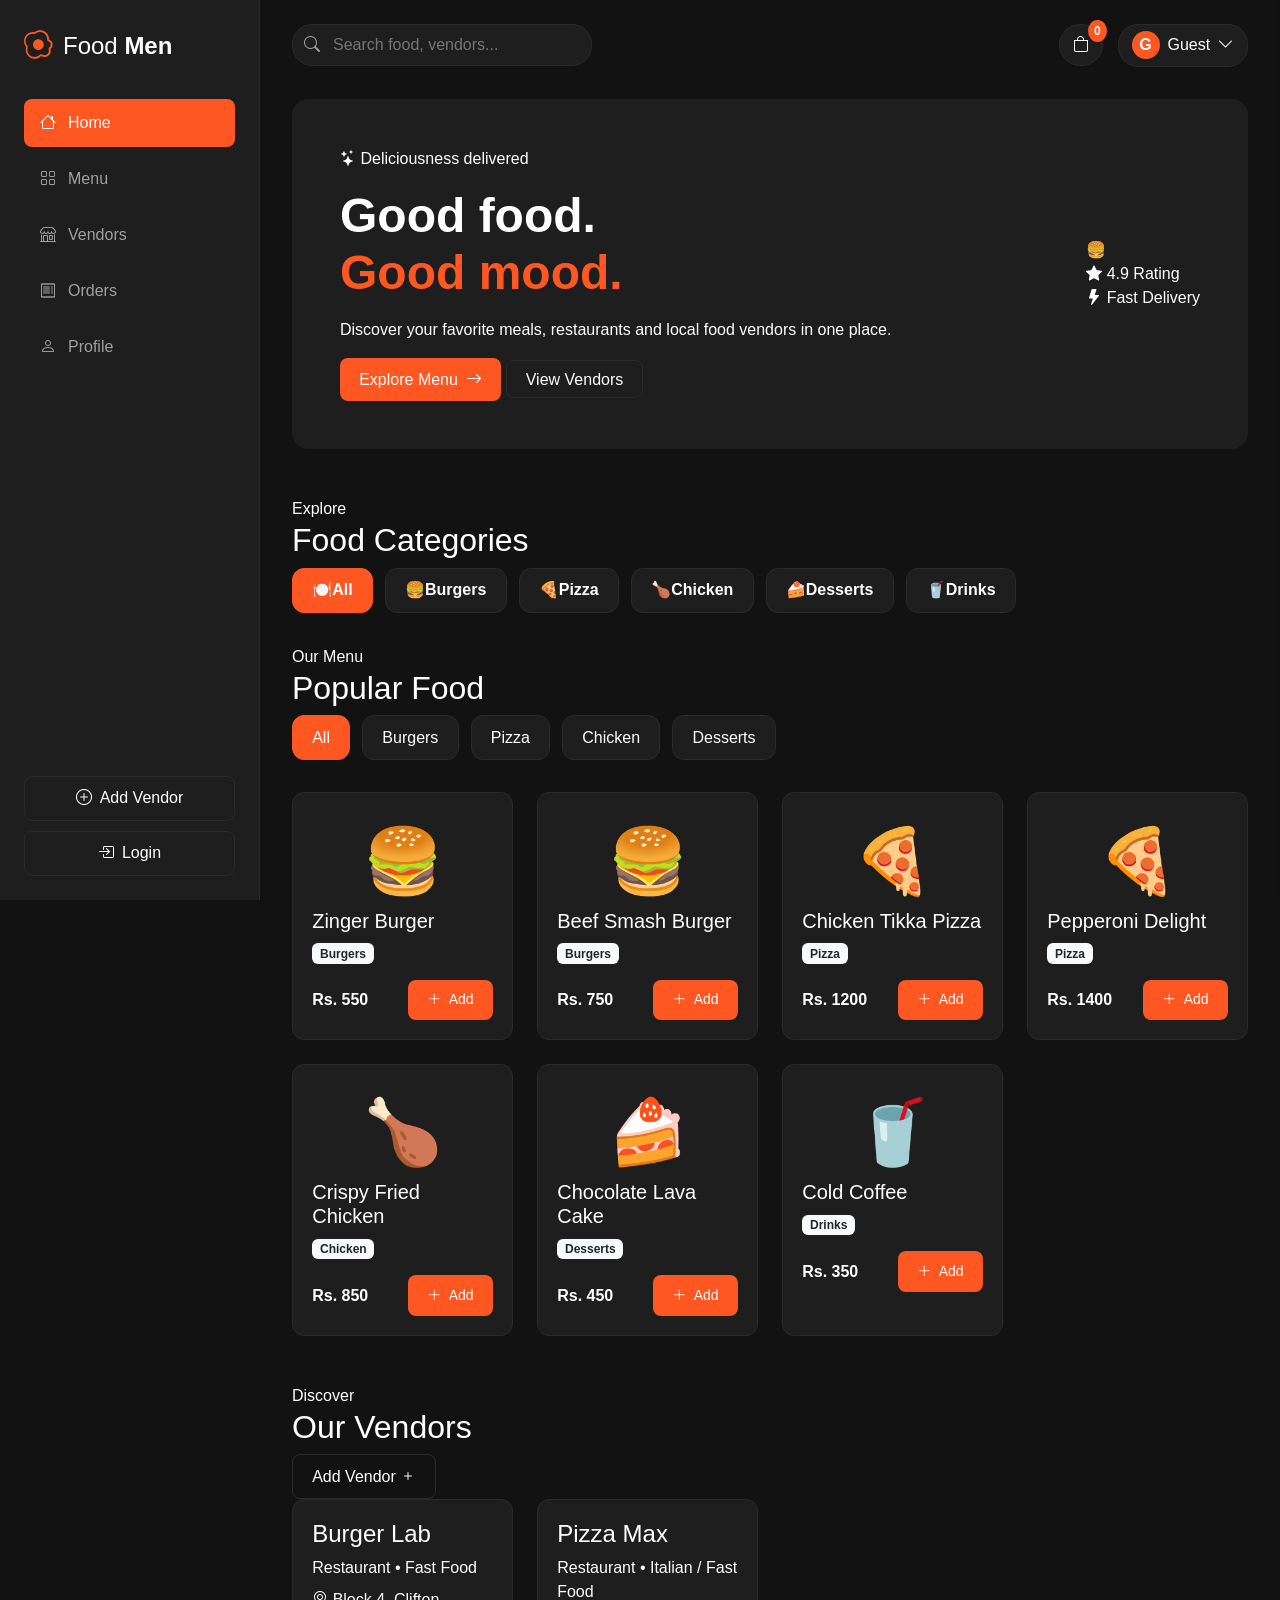
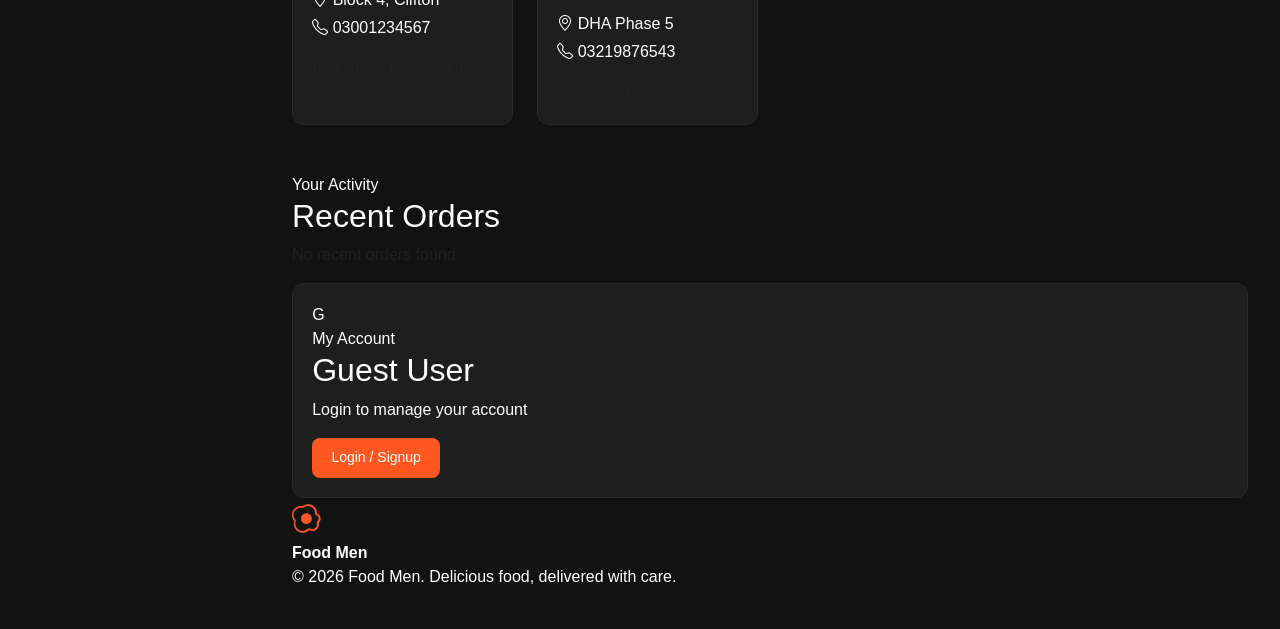
<file: index.html>
<!DOCTYPE html>
<html lang="en">
<head>
<meta charset="UTF-8">
<meta name="viewport" content="width=device-width, initial-scale=1.0">
<meta name="description" content="Food Men - Premium Food Ordering Platform">
<title>Food Men</title>
<link href="https://cdn.jsdelivr.net/npm/bootstrap@5.3.3/dist/css/bootstrap.min.css" rel="stylesheet">
<link href="https://cdn.jsdelivr.net/npm/bootstrap-icons@1.11.3/font/bootstrap-icons.css" rel="stylesheet">
<link rel="stylesheet" href="style.css">
</head>
<body>

<div class="app-shell">

<aside class="sidebar" id="sidebar">
    <div class="brand">
        <div class="brand-mark"><i class="bi bi-egg-fried"></i></div>
        <span>Food <b>Men</b></span>
    </div>

    <button class="sidebar-close d-lg-none" id="sidebarClose">
        <i class="bi bi-x-lg"></i>
    </button>

    <nav class="side-nav">
        <a href="#home" class="nav-link active"><i class="bi bi-house"></i><span>Home</span></a>
        <a href="#menu" class="nav-link"><i class="bi bi-grid"></i><span>Menu</span></a>
        <a href="#vendors" class="nav-link"><i class="bi bi-shop"></i><span>Vendors</span></a>
        <a href="#orders" class="nav-link"><i class="bi bi-receipt"></i><span>Orders</span></a>
        <a href="#profile" class="nav-link"><i class="bi bi-person"></i><span>Profile</span></a>
    </nav>

    <div class="sidebar-bottom">
        <button class="vendor-btn" id="openVendorBtn">
            <i class="bi bi-plus-circle"></i>
            <span>Add Vendor</span>
        </button>
        <button class="login-side-btn" id="sideLoginBtn">
            <i class="bi bi-box-arrow-in-right"></i>
            <span>Login</span>
        </button>
    </div>
</aside>

<div class="mobile-overlay" id="mobileOverlay"></div>

<main class="main-content">

<header class="topbar">
    <button class="menu-toggle d-lg-none" id="menuToggle">
        <i class="bi bi-list"></i>
    </button>

    <div class="top-search">
        <i class="bi bi-search"></i>
        <input type="text" id="searchInput" placeholder="Search food, vendors...">
    </div>

    <div class="top-actions">
        <button class="icon-btn" id="cartBtn">
            <i class="bi bi-bag"></i>
            <span class="cart-count" id="cartCount">0</span>
        </button>

        <button class="profile-mini" id="profileBtn">
            <span class="avatar" id="topAvatar">G</span>
            <span class="d-none d-md-block" id="topUserName">Guest</span>
            <i class="bi bi-chevron-down d-none d-md-block"></i>
        </button>
    </div>
</header>

<section class="hero-section" id="home">
    <div class="hero-content">
        <span class="hero-badge"><i class="bi bi-stars"></i> Deliciousness delivered</span>
        <h1>Good food.<br><span>Good mood.</span></h1>
        <p>Discover your favorite meals, restaurants and local food vendors in one place.</p>
        <div class="hero-actions">
            <a href="#menu" class="primary-btn">Explore Menu <i class="bi bi-arrow-right"></i></a>
            <a href="#vendors" class="secondary-btn">View Vendors</a>
        </div>
    </div>

    <div class="hero-food">
        <div class="hero-circle"></div>
        <div class="food-emoji">🍔</div>
        <div class="floating-card card-one"><i class="bi bi-star-fill"></i> 4.9 Rating</div>
        <div class="floating-card card-two"><i class="bi bi-lightning-fill"></i> Fast Delivery</div>
    </div>
</section>

<section class="section-block">
    <div class="section-heading">
        <div>
            <span class="eyebrow">Explore</span>
            <h2>Food Categories</h2>
        </div>
    </div>

    <div class="category-grid" id="categoryGrid">
        <button class="category-card active" data-category="All">
            <span>🍽️</span><strong>All</strong>
        </button>
        <button class="category-card" data-category="Burgers">
            <span>🍔</span><strong>Burgers</strong>
        </button>
        <button class="category-card" data-category="Pizza">
            <span>🍕</span><strong>Pizza</strong>
        </button>
        <button class="category-card" data-category="Chicken">
            <span>🍗</span><strong>Chicken</strong>
        </button>
        <button class="category-card" data-category="Desserts">
            <span>🍰</span><strong>Desserts</strong>
        </button>
        <button class="category-card" data-category="Drinks">
            <span>🥤</span><strong>Drinks</strong>
        </button>
    </div>
</section>

<section class="section-block" id="menu">
    <div class="section-heading">
        <div>
            <span class="eyebrow">Our Menu</span>
            <h2>Popular Food</h2>
        </div>
        <div class="filter-buttons">
            <button class="filter-btn active" data-filter="All">All</button>
            <button class="filter-btn" data-filter="Burgers">Burgers</button>
            <button class="filter-btn" data-filter="Pizza">Pizza</button>
            <button class="filter-btn" data-filter="Chicken">Chicken</button>
            <button class="filter-btn" data-filter="Desserts">Desserts</button>
        </div>
    </div>

    <div class="food-grid" id="foodGrid"></div>
</section>

<section class="section-block" id="vendors">
    <div class="section-heading">
        <div>
            <span class="eyebrow">Discover</span>
            <h2>Our Vendors</h2>
        </div>
        <button class="outline-btn" id="openVendorBtn2">Add Vendor <i class="bi bi-plus"></i></button>
    </div>

    <div class="vendor-grid" id="vendorGrid"></div>
</section>

<section class="section-block orders-section" id="orders">
    <div class="section-heading">
        <div>
            <span class="eyebrow">Your Activity</span>
            <h2>Recent Orders</h2>
        </div>
    </div>

    <div id="ordersContainer" class="orders-container"></div>
</section>

<section class="section-block profile-section" id="profile">
    <div class="profile-card">
        <div class="profile-avatar" id="profileAvatar">G</div>
        <div class="profile-info">
            <span class="eyebrow">My Account</span>
            <h2 id="profileName">Guest User</h2>
            <p id="profileEmail">Login to manage your account</p>
        </div>
        <div class="profile-actions">
            <button class="primary-btn small" id="profileLoginBtn">Login / Signup</button>
            <button class="danger-btn small d-none" id="logoutBtn">Logout</button>
        </div>
    </div>
</section>

<footer>
    <div class="footer-brand">
        <div class="brand-mark"><i class="bi bi-egg-fried"></i></div>
        <strong>Food Men</strong>
    </div>
    <p>© 2026 Food Men. Delicious food, delivered with care.</p>
</footer>

</main>
</div>

<div class="cart-drawer" id="cartDrawer">
    <div class="cart-header d-flex justify-content-between align-items-center">
        <div>
            <span class="eyebrow">Your Order</span>
            <h3>Shopping Cart</h3>
        </div>
        <button class="close-btn" id="closeCart"><i class="bi bi-x-lg"></i></button>
    </div>

    <div class="cart-items" id="cartItems"></div>

    <div class="cart-empty" id="cartEmpty">
        <i class="bi bi-bag-x fs-1"></i>
        <h4>Your cart is empty</h4>
        <p>Add something delicious from the menu.</p>
    </div>

    <div class="cart-footer d-none" id="cartFooter">
        <div class="price-row d-flex justify-content-between my-1"><span>Subtotal</span><strong id="cartSubtotal">Rs. 0</strong></div>
        <div class="price-row d-flex justify-content-between my-1"><span>Delivery</span><strong id="deliveryFee">Rs. 150</strong></div>
        <div class="price-row total d-flex justify-content-between my-2 border-top pt-2"><span>Total</span><strong id="cartTotal">Rs. 0</strong></div>
        <button class="primary-btn w-100 justify-content-center mt-3" id="checkoutBtn">Proceed to Checkout <i class="bi bi-arrow-right"></i></button>
    </div>
</div>

<div class="drawer-overlay" id="drawerOverlay"></div>

<div class="modal fade" id="authModal" tabindex="-1">
<div class="modal-dialog modal-dialog-centered">
<div class="modal-content custom-modal">
    <div class="modal-header">
        <div>
            <span class="eyebrow" id="authEyebrow">Welcome</span>
            <h3 id="authTitle">Login to Food Men</h3>
        </div>
        <button class="btn-close btn-close-white" data-bs-dismiss="modal"></button>
    </div>

    <div class="modal-body">
        <div id="authForm">
            <div class="form-group signup-only d-none mb-3">
                <label>Full Name</label>
                <input type="text" id="authName" class="form-control" placeholder="Your name">
            </div>

            <div class="form-group mb-3">
                <label>Email Address</label>
                <input type="email" id="authEmail" class="form-control" placeholder="you@example.com">
            </div>

            <div class="form-group mb-3">
                <label>Password</label>
                <div class="password-wrap">
                    <input type="password" id="authPassword" class="form-control" placeholder="Enter password">
                </div>
            </div>

            <button class="primary-btn w-100 justify-content-center mt-2" id="authSubmitBtn">Login</button>

            <p class="auth-switch text-center mt-3" id="authSwitchText">
                Don't have an account? 
                <button class="btn btn-link p-0 text-decoration-none" id="switchAuth">Create account</button>
            </p>
        </div>
    </div>
</div>
</div>
</div>

<div class="modal fade" id="vendorModal" tabindex="-1">
<div class="modal-dialog modal-lg modal-dialog-centered">
<div class="modal-content custom-modal">
    <div class="modal-header">
        <div>
            <span class="eyebrow">Grow With Us</span>
            <h3>Add Your Vendor</h3>
        </div>
        <button class="btn-close btn-close-white" data-bs-dismiss="modal"></button>
    </div>

    <div class="modal-body">
        <form id="vendorForm">
            <div class="row g-3">
                <div class="col-md-6">
                    <label>Vendor Name</label>
                    <input id="vendorName" class="form-control" required placeholder="e.g. Food House">
                </div>

                <div class="col-md-6">
                    <label>Vendor Type</label>
                    <select id="vendorType" class="form-select" required>
                        <option value="">Select type</option>
                        <option>Restaurant</option>
                        <option>Home Chef</option>
                        <option>Packaged Food</option>
                        <option>Hotel</option>
                        <option>Hotel Ballroom / Event Venue</option>
                        <option>Bakery</option>
                        <option>Café</option>
                        <option>Catering Service</option>
                    </select>
                </div>

                <div class="col-md-6">
                    <label>Food Category</label>
                    <input id="vendorCategory" class="form-control" placeholder="e.g. Pakistani, Fast Food">
                </div>

                <div class="col-md-6">
                    <label>Phone Number (11 Digits)</label>
                    <input id="vendorPhone" type="tel" maxlength="11" class="form-control" required placeholder="03000000000">
                </div>

                <div class="col-12">
                    <label>Address</label>
                    <input id="vendorAddress" class="form-control" placeholder="Vendor address">
                </div>

                <div class="col-12">
                    <label>Description</label>
                    <textarea id="vendorDescription" class="form-control" rows="3" placeholder="Tell customers about your vendor"></textarea>
                </div>
            </div>

            <button class="primary-btn w-100 justify-content-center mt-4" type="submit">
                Add Vendor <i class="bi bi-check2"></i>
            </button>
        </form>
    </div>
</div>
</div>
</div>

<div class="modal fade" id="checkoutModal" tabindex="-1">
<div class="modal-dialog modal-dialog-centered">
<div class="modal-content custom-modal">
    <div class="modal-header">
        <div>
            <span class="eyebrow">Almost Done</span>
            <h3>Checkout</h3>
        </div>
        <button class="btn-close btn-close-white" data-bs-dismiss="modal"></button>
    </div>

    <div class="modal-body">
        <form id="checkoutForm">
            <div class="form-group mb-3">
                <label>Delivery Address</label>
                <textarea id="deliveryAddress" class="form-control" required placeholder="Enter complete delivery address"></textarea>
            </div>

            <div class="form-group mb-3">
                <label>Phone Number (11 Digits)</label>
                <input id="deliveryPhone" type="tel" maxlength="11" class="form-control" required placeholder="03000000000">
            </div>

            <div class="form-group mb-3">
                <label>Payment Method</label>
                <select id="paymentMethod" class="form-select">
                    <option>Cash on Delivery</option>
                    <option>Card Payment</option>
                </select>
            </div>

            <div class="checkout-summary d-flex justify-content-between my-3 p-2 bg-dark rounded">
                <span>Total Payable</span>
                <strong id="checkoutTotal">Rs. 0</strong>
            </div>

            <button class="primary-btn w-100 justify-content-center" type="submit">
                Place Order <i class="bi bi-check-circle"></i>
            </button>
        </form>
    </div>
</div>
</div>
</div>

<div class="modal fade" id="foodModal" tabindex="-1">
<div class="modal-dialog modal-dialog-centered">
<div class="modal-content custom-modal p-3">
    <div class="food-detail text-center">
        <div class="food-detail-icon display-1" id="detailIcon">🍔</div>
        <span class="eyebrow" id="detailCategory">Food</span>
        <h3 id="detailName">Food Name</h3>
        <p id="detailDescription" class="text-muted"></p>
        <div class="detail-bottom d-flex justify-content-between align-items-center mt-3">
            <strong id="detailPrice" class="fs-4">Rs. 0</strong>
            <button class="primary-btn" id="detailAddBtn">Add to Cart <i class="bi bi-bag-plus"></i></button>
        </div>
    </div>
</div>
</div>
</div>

<div class="toast-container position-fixed bottom-0 end-0 p-3" style="z-index: 999999;">
    <div id="appToast" class="toast custom-toast bg-dark text-white border-secondary">
        <div class="toast-body d-flex align-items-center gap-2">
            <i class="bi bi-check-circle-fill text-success"></i>
            <span id="toastMessage">Done</span>
        </div>
    </div>
</div>

<script src="https://cdn.jsdelivr.net/npm/bootstrap@5.3.3/dist/js/bootstrap.bundle.min.js"></script>
<script src="script.js"></script>
</body>
</html>
</file>
<file: style.css>
:root {
  --primary: #ff5722;
  --primary-hover: #e64a19;
  --bg-dark: #121212;
  --bg-card: #1e1e1e;
  --text-main: #ffffff;
  --text-muted: #a0a0a0;
  --border-color: #2a2a2a;
}

* {
  box-sizing: border-box;
  margin: 0;
  padding: 0;
}

body {
  background-color: var(--bg-dark);
  color: var(--text-main);
  font-family: 'Segoe UI', Tahoma, Geneva, Verdana, sans-serif;
  overflow-x: hidden;
}

.app-shell {
  display: flex;
  min-height: 100vh;
}

.sidebar {
  width: 260px;
  background: var(--bg-card);
  border-right: 1px solid var(--border-color);
  display: flex;
  flex-direction: column;
  padding: 1.5rem;
  position: fixed;
  top: 0;
  bottom: 0;
  z-index: 1000;
  transition: transform 0.3s ease;
}

.brand {
  font-size: 1.5rem;
  display: flex;
  align-items: center;
  gap: 10px;
  margin-bottom: 2rem;
}

.brand-mark {
  color: var(--primary);
  font-size: 1.8rem;
}

.side-nav {
  display: flex;
  flex-direction: column;
  gap: 0.5rem;
}

.nav-link {
  color: var(--text-muted);
  text-decoration: none;
  padding: 0.75rem 1rem;
  border-radius: 8px;
  display: flex;
  align-items: center;
  gap: 12px;
  transition: 0.2s;
}

.nav-link:hover, .nav-link.active {
  background: var(--primary);
  color: #fff;
}

.sidebar-bottom {
  margin-top: auto;
  display: flex;
  flex-direction: column;
  gap: 10px;
}

.vendor-btn, .login-side-btn {
  width: 100%;
  padding: 0.6rem;
  border-radius: 8px;
  border: 1px solid var(--border-color);
  background: transparent;
  color: var(--text-main);
  display: flex;
  align-items: center;
  justify-content: center;
  gap: 8px;
  cursor: pointer;
}

.vendor-btn:hover, .login-side-btn:hover {
  background: var(--border-color);
}

.main-content {
  margin-left: 260px;
  flex: 1;
  padding: 1.5rem 2rem;
}

.topbar {
  display: flex;
  justify-content: space-between;
  align-items: center;
  margin-bottom: 2rem;
}

.top-search {
  position: relative;
  width: 300px;
}

.top-search input {
  width: 100%;
  padding: 0.5rem 1rem 0.5rem 2.5rem;
  background: var(--bg-card);
  border: 1px solid var(--border-color);
  border-radius: 20px;
  color: var(--text-main);
}

.top-search i {
  position: absolute;
  left: 12px;
  top: 50%;
  transform: translateY(-50%);
  color: var(--text-muted);
}

.top-actions {
  display: flex;
  align-items: center;
  gap: 15px;
}

.icon-btn {
  background: var(--bg-card);
  border: 1px solid var(--border-color);
  color: var(--text-main);
  padding: 0.5rem 0.8rem;
  border-radius: 50%;
  position: relative;
  cursor: pointer;
}

.cart-count {
  position: absolute;
  top: -5px;
  right: -5px;
  background: var(--primary);
  color: #fff;
  border-radius: 50%;
  font-size: 0.75rem;
  padding: 2px 6px;
  font-weight: bold;
}

.profile-mini {
  background: var(--bg-card);
  border: 1px solid var(--border-color);
  color: var(--text-main);
  display: flex;
  align-items: center;
  gap: 8px;
  padding: 0.4rem 0.8rem;
  border-radius: 20px;
  cursor: pointer;
}

.avatar {
  background: var(--primary);
  width: 28px;
  height: 28px;
  border-radius: 50%;
  display: flex;
  align-items: center;
  justify-content: center;
  font-weight: bold;
}

.hero-section {
  display: flex;
  justify-content: space-between;
  align-items: center;
  background: var(--bg-card);
  border-radius: 16px;
  padding: 3rem;
  margin-bottom: 3rem;
}

.hero-content h1 {
  font-size: 3rem;
  font-weight: 800;
  margin: 1rem 0;
}

.hero-content h1 span {
  color: var(--primary);
}

.primary-btn {
  background: var(--primary);
  color: #fff;
  border: none;
  padding: 0.6rem 1.2rem;
  border-radius: 8px;
  text-decoration: none;
  display: inline-flex;
  align-items: center;
  gap: 8px;
  cursor: pointer;
}

.primary-btn:hover {
  background: var(--primary-hover);
  color: #fff;
}

.secondary-btn, .outline-btn {
  border: 1px solid var(--border-color);
  color: var(--text-main);
  padding: 0.6rem 1.2rem;
  border-radius: 8px;
  text-decoration: none;
  background: transparent;
  cursor: pointer;
}

.category-grid, .filter-buttons {
  display: flex;
  gap: 12px;
  overflow-x: auto;
  margin-bottom: 2rem;
}

.category-card, .filter-btn {
  background: var(--bg-card);
  border: 1px solid var(--border-color);
  color: var(--text-main);
  padding: 0.6rem 1.2rem;
  border-radius: 12px;
  cursor: pointer;
  white-space: nowrap;
}

.category-card.active, .filter-btn.active {
  background: var(--primary);
  border-color: var(--primary);
}

.food-grid, .vendor-grid {
  display: grid;
  grid-template-columns: repeat(auto-fill, minmax(220px, 1fr));
  gap: 1.5rem;
  margin-bottom: 3rem;
}

.food-card, .vendor-card, .order-card, .profile-card {
  background: var(--bg-card);
  border: 1px solid var(--border-color);
  border-radius: 12px;
  padding: 1.2rem;
}

.food-icon {
  font-size: 4rem;
  text-align: center;
  cursor: pointer;
}

/* Sliding Cart Drawer */
.cart-drawer {
  position: fixed;
  right: -420px;
  top: 0;
  width: 380px;
  height: 100vh;
  background: var(--bg-card);
  z-index: 99999 !important;
  transition: right 0.3s cubic-bezier(0.4, 0, 0.2, 1);
  padding: 1.5rem;
  display: flex;
  flex-direction: column;
  box-shadow: -5px 0 25px rgba(0,0,0,0.8);
}

.cart-drawer.active {
  right: 0 !important;
}

.drawer-overlay {
  position: fixed;
  top: 0;
  left: 0;
  width: 100vw;
  height: 100vh;
  background: rgba(0, 0, 0, 0.7);
  backdrop-filter: blur(3px);
  z-index: 99990 !important;
  display: none;
}

.drawer-overlay.active {
  display: block !important;
}

.mobile-overlay {
  position: fixed;
  top: 0;
  left: 0;
  width: 100vw;
  height: 100vh;
  background: rgba(0,0,0,0.7);
  z-index: 999;
  display: none;
}

.mobile-overlay.active {
  display: block;
}

.cart-items {
  flex: 1;
  overflow-y: auto;
  margin: 1rem 0;
}

.cart-item {
  display: flex;
  justify-content: space-between;
  align-items: center;
  padding: 0.8rem 0;
  border-bottom: 1px solid var(--border-color);
}

.close-btn {
  background: transparent;
  border: none;
  color: var(--text-main);
  font-size: 1.2rem;
  cursor: pointer;
}

.custom-modal {
  background: var(--bg-card);
  color: var(--text-main);
  border: 1px solid var(--border-color);
}

.form-control, .form-select {
  background: var(--bg-dark);
  border: 1px solid var(--border-color);
  color: var(--text-main);
}

.form-control:focus, .form-select:focus {
  background: var(--bg-dark);
  color: var(--text-main);
  border-color: var(--primary);
  box-shadow: none;
}

@media (max-width: 992px) {
  .sidebar {
    transform: translateX(-100%);
  }
  .sidebar.active {
    transform: translateX(0);
  }
  .main-content {
    margin-left: 0;
  }
  .cart-drawer {
    width: 100%;
    right: -100%;
  }
}
</file>
